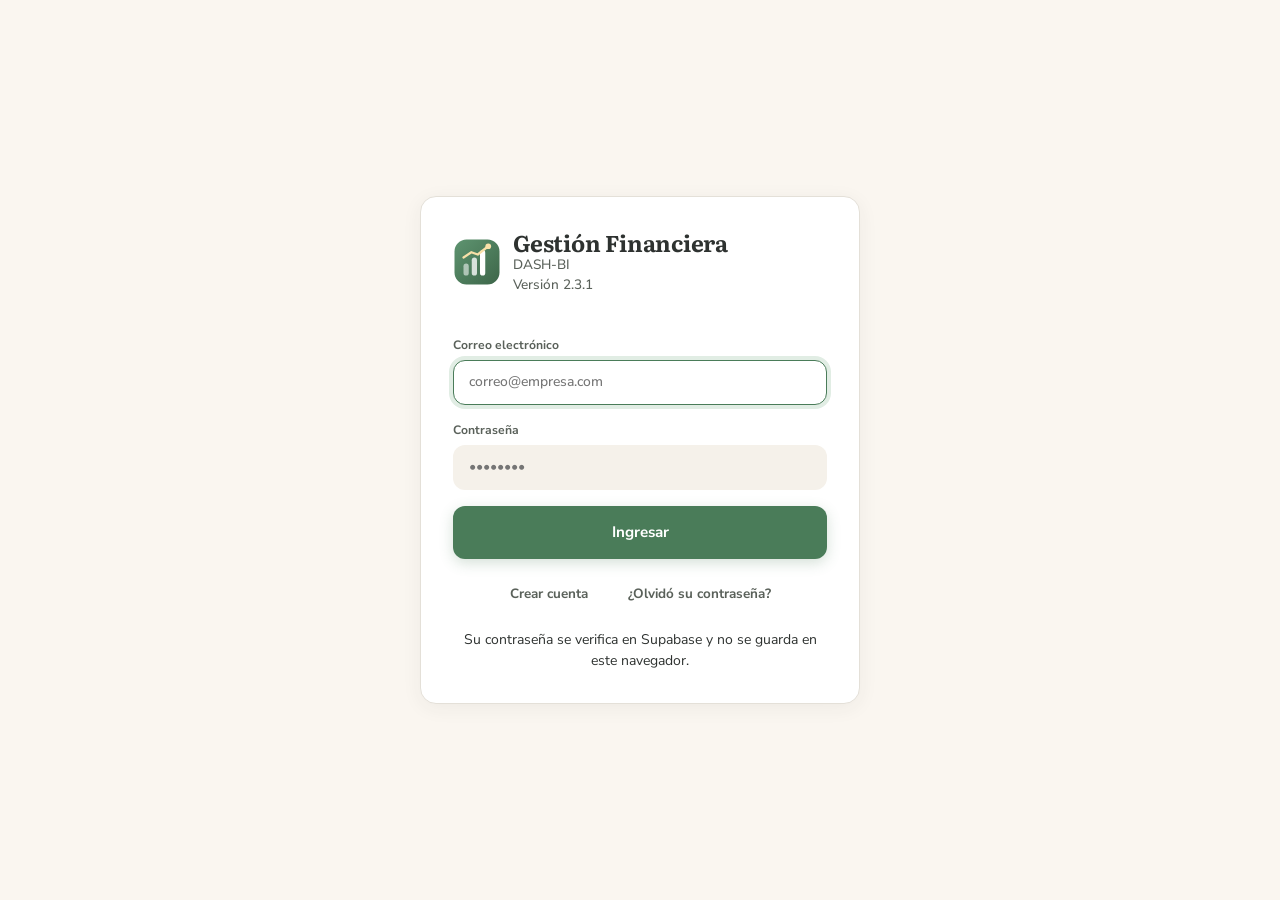
<file: index.html>
<!DOCTYPE html>
<html lang="es">
<head>
    <meta charset="UTF-8">
    <meta name="viewport" content="width=device-width, initial-scale=1">
    <meta name="description" content="ERP y sistema de gestión financiera integral: inventario, facturación, cartera, estados financieros e indicadores en tiempo real.">
    <meta name="color-scheme" content="light dark">
    <title>ERP y Gestión Financiera Integral</title>

    <link rel="icon" href="assets/IMG/logo.svg" type="image/svg+xml">

    <!-- Tipografía de marca. Si no hay red, la pila del sistema definida
         en base.css la sustituye y la aplicación funciona igual. -->
    <link rel="preconnect" href="https://fonts.googleapis.com">
    <link rel="preconnect" href="https://fonts.gstatic.com" crossorigin>
    <link rel="stylesheet" href="https://fonts.googleapis.com/css2?family=JetBrains+Mono:wght@500;600&amp;family=Literata:opsz,wght@7..72,500..700&amp;family=Nunito+Sans:opsz,wght@6..12,400..800&amp;display=swap">
    <!-- Solo los íconos que usa la app: la fuente pesa unos pocos KB -->
    <link rel="stylesheet" href="https://fonts.googleapis.com/css2?family=Material+Symbols+Outlined:opsz,wght,FILL,GRAD@24,400..500,0..1,0&amp;icon_names=account_balance_wallet,apartment,badge,balance,calculate,dark_mode,forum,groups,inventory_2,light_mode,local_shipping,logout,menu,monitoring,payments,receipt_long,settings,shopping_cart,space_dashboard&amp;display=block">

    <link rel="stylesheet" href="assets/CSS/base.css?v=2.3.1">
    <link rel="stylesheet" href="assets/CSS/layout.css?v=2.3.1">
    <link rel="stylesheet" href="assets/CSS/components.css?v=2.3.1">
</head>
<body>

    <a class="visually-hidden" href="#contenido">Saltar al contenido principal</a>

    <div id="app" role="application" aria-label="Sistema de gestión financiera"></div>

    <noscript>
        <div style="max-width:640px;margin:64px auto;padding:24px;border:1px solid #dde3ed;border-radius:16px;font-family:system-ui,sans-serif">
            <h1 style="margin:0 0 12px">JavaScript está desactivado</h1>
            <p style="margin:0;color:#5b6779">
                Esta aplicación calcula inventario, cartera y estados financieros en el navegador.
                Active JavaScript para poder utilizarla.
            </p>
        </div>
    </noscript>

    <!-- Capa base: utilidades, datos y componentes -->
    <!-- Datos de la empresa publicados con esta versión (publicar_datos.py) -->
    <script src="assets/JS/datos-publicados.js?v=2.3.1"></script>
    <script src="assets/JS/util.js?v=2.3.1"></script>
    <script src="assets/JS/db.js?v=2.3.1"></script>
    <script src="assets/JS/ui.js?v=2.3.1"></script>
    <script src="assets/JS/charts.js?v=2.3.1"></script>
    <script src="assets/JS/pdf.js?v=2.3.1"></script>
    <script src="assets/JS/xlsx.js?v=2.3.1"></script>
    <script src="assets/JS/pdfreader.js?v=2.3.1"></script>
    <script src="assets/JS/lines.js?v=2.3.1"></script>
    <script src="assets/JS/auth.js?v=2.3.1"></script>
    <script src="assets/JS/nube.js?v=2.3.1"></script>

    <!-- Módulos de negocio -->
    <script src="assets/JS/contacts.js?v=2.3.1"></script>
    <script src="assets/JS/inventory.js?v=2.3.1"></script>
    <script src="assets/JS/purchases.js?v=2.3.1"></script>
    <script src="assets/JS/billing.js?v=2.3.1"></script>
    <script src="assets/JS/importer.js?v=2.3.1"></script>

    <!-- Análisis: el motor financiero debe cargarse antes del tablero -->
    <script src="assets/JS/financials.js?v=2.3.1"></script>
    <script src="assets/JS/dashboard.js?v=2.3.1"></script>
    <script src="assets/JS/tools.js?v=2.3.1"></script>
    <script src="assets/JS/payroll.js?v=2.3.1"></script>

    <!-- Arranque -->
    <script src="assets/JS/copiloto.js?v=2.3.1"></script>
    <script src="assets/JS/app.js?v=2.3.1"></script>

</body>
</html>
</file>
<file: assets/CSS/base.css>
/* ============================================================
   base.css — Reset, tokens de tema, tipografía y utilidades
   Piel "Terra" (diseños de Stitch en .design/stitch_erp_financiero_colombiano):
   verde bosque, crema cálido, ámbar y terracota; esquinas de 12 px
   y sombras muy suaves. La tipografía se pide a Google Fonts desde
   index.html; sin red, la pila del sistema la sustituye sin romper nada.
   ============================================================ */

:root {
    color-scheme: light;

    --font-sans: "Nunito Sans", "Segoe UI Variable Text", "Segoe UI", system-ui,
                 -apple-system, "Helvetica Neue", Arial, sans-serif;
    --font-display: "Literata", Georgia, "Times New Roman", serif;
    --font-mono: "JetBrains Mono", "Cascadia Mono", Consolas, "SF Mono", monospace;

    /* Superficies: crema cálido en capas, nunca blanco clínico de fondo */
    --bg: #faf6f0;
    --bg-accent: none;
    --surface: #ffffff;
    --surface-2: #f5f1ea;
    --surface-glass: rgba(255, 255, 255, 0.86);
    --border: #e4e0d8;
    --border-strong: #d4ccbf;

    /* Texto: grises con matiz cálido */
    --text: #2e3230;
    --text-muted: #5a615a;
    --text-soft: #6b6358;
    --text-invert: #ffffff;

    /* Marca */
    --primary: #4a7c59;
    --primary-hover: #3d6649;
    --primary-soft: #e1ede4;
    --on-primary: #ffffff;       /* texto sobre el color primario */
    --accent: #e1ede4;           /* realce suave: acciones cortas y selección */
    --accent-hover: #c8e8d0;
    --accent-ink: #1b4d2e;       /* texto legible sobre el realce */
    --night: #3d6649;            /* tarjeta destacada de marca */
    --night-2: #4a7c59;

    /* Estados */
    --success: #2a6038;
    --success-soft: #e1ede4;
    --danger: #a8402f;
    --danger-solid: #c05646;
    --danger-soft: #fbeae7;
    --warning: #7a5410;
    --warning-soft: #fef3c7;
    --info: #3f6674;
    --info-soft: #e6eff1;

    /* Series de gráficos: tierra y bosque, legibles sobre crema y blanco.
       c1 = ingresos y marca, c2 = favorable, c6 = costos y desfavorable. */
    --c1: #4a7c59;
    --c2: #5e9470;
    --c3: #c49a3c;
    --c4: #8a6d3b;
    --c5: #5f8290;
    --c6: #c05646;
    --c7: #9aa095;
    --c8: #d97706;

    /* Formas */
    --r-sm: 8px;
    --r-md: 12px;
    --r-lg: 12px;
    --r-xl: 16px;
    --r-pill: 999px;
    --shadow-sm: 0 1px 2px rgba(46, 50, 48, 0.05);
    --shadow-md: 0 4px 20px rgba(46, 50, 48, 0.06);
    --shadow-lg: 0 18px 48px rgba(46, 50, 48, 0.12);
    --shadow-primary: 0 4px 14px rgba(74, 124, 89, 0.24);

    /* Espaciado consistente */
    --sp-1: 4px;
    --sp-2: 8px;
    --sp-3: 12px;
    --sp-4: 16px;
    --sp-5: 24px;
    --sp-6: 32px;
    --sp-7: 48px;

    --sidebar-w: 262px;
    --sidebar-w-collapsed: 76px;
    --topbar-h: 72px;
}

[data-theme="dark"] {
    color-scheme: dark;

    --bg: #151816;
    --bg-accent: none;
    --surface: #1e2220;
    --surface-2: #252a27;
    --surface-glass: rgba(30, 34, 32, 0.86);
    --border: #313833;
    --border-strong: #414a44;

    --text: #eceae4;
    --text-muted: #bcc2b8;
    --text-soft: #a3a99e;

    --primary: #8ecf9e;
    --primary-hover: #a8dcb4;
    --primary-soft: #243529;
    --on-primary: #0f2417;
    --accent: #2a4031;
    --accent-hover: #335040;
    --accent-ink: #c8e8d0;
    --night: #1b4d2e;
    --night-2: #2a6038;

    --success: #8ecf9e;
    --success-soft: #1f3326;
    --danger: #f0a393;
    --danger-solid: #c05646;
    --danger-soft: #3a231f;
    --warning: #e8c67e;
    --warning-soft: #3a2f1a;
    --info: #9cc3cf;
    --info-soft: #1d2d31;

    --c1: #8ecf9e;
    --c2: #6fb383;
    --c3: #dcc48e;
    --c4: #c4a66a;
    --c5: #8fb5c2;
    --c6: #e08a7a;
    --c7: #9aa095;
    --c8: #f0a55a;

    --shadow-sm: 0 1px 2px rgba(0, 0, 0, 0.4);
    --shadow-md: 0 6px 22px rgba(0, 0, 0, 0.4);
    --shadow-lg: 0 20px 54px rgba(0, 0, 0, 0.55);
    --shadow-primary: 0 4px 14px rgba(0, 0, 0, 0.35);
}

/* ---------- Reset ---------- */

*,
*::before,
*::after {
    box-sizing: border-box;
}

html,
body {
    height: 100%;
}

body {
    margin: 0;
    font-family: var(--font-sans);
    font-size: 14px;
    line-height: 1.5;
    color: var(--text);
    background-color: var(--bg);
    background-image: var(--bg-accent);
    background-attachment: fixed;
    -webkit-font-smoothing: antialiased;
}

h1, h2, h3, h4, h5, h6, p, figure {
    margin: 0;
}

h1, h2, h3 {
    font-family: var(--font-display);
    letter-spacing: -0.01em;
}

h1 { font-size: 1.72rem; line-height: 1.15; font-weight: 700; }
h2 { font-size: 1.06rem; line-height: 1.3; font-weight: 700; }
h3 { font-size: 1rem; font-weight: 700; }
h4 { font-size: 0.9rem; font-weight: 700; }

ul, ol {
    margin: 0;
    padding: 0;
    list-style: none;
}

img, svg {
    max-width: 100%;
}

button, input, select, textarea {
    font: inherit;
    color: inherit;
}

a {
    color: var(--primary);
    text-decoration: none;
}

a:hover {
    color: var(--primary-hover);
    text-decoration: underline;
}

/* Foco visible y consistente en toda la aplicación (accesibilidad) */
:focus-visible {
    outline: 2px solid var(--primary);
    outline-offset: 2px;
    border-radius: var(--r-sm);
}

::-webkit-scrollbar { width: 10px; height: 10px; }
::-webkit-scrollbar-track { background: transparent; }
::-webkit-scrollbar-thumb {
    background: var(--border-strong);
    border-radius: 999px;
    border: 2px solid transparent;
    background-clip: content-box;
}

/* ---------- Utilidades ---------- */

.visually-hidden {
    position: absolute;
    width: 1px;
    height: 1px;
    margin: -1px;
    padding: 0;
    overflow: hidden;
    clip: rect(0 0 0 0);
    white-space: nowrap;
    border: 0;
}

.is-hidden { display: none !important; }

.text-muted { color: var(--text-muted); }
.text-soft { color: var(--text-soft); }
.text-right { text-align: right; }
.text-center { text-align: center; }
.num { font-variant-numeric: tabular-nums; }
.pos { color: var(--success); }
.neg { color: var(--danger); }
.strong { font-weight: 700; }

.row { display: flex; align-items: center; gap: var(--sp-3); }
.row-between { display: flex; align-items: center; justify-content: space-between; gap: var(--sp-3); }
.row-wrap { flex-wrap: wrap; }
.stack { display: flex; flex-direction: column; gap: var(--sp-4); }
.stack-sm { display: flex; flex-direction: column; gap: var(--sp-2); }
.grow { flex: 1 1 auto; min-width: 0; }

@media (prefers-reduced-motion: reduce) {
    *,
    *::before,
    *::after {
        animation-duration: 0.001ms !important;
        transition-duration: 0.001ms !important;
    }
}
</file>
<file: assets/CSS/layout.css>
/* ============================================================
   layout.css — Login, sidebar colapsable, topbar y rejillas
   ============================================================ */

/* ---------- Pantalla de acceso ---------- */

.login-screen {
    min-height: 100vh;
    display: grid;
    place-items: center;
    padding: var(--sp-5);
    background: var(--bg);
    position: relative;
    overflow: hidden;
}

.login-card {
    position: relative;
    z-index: 1;
    width: min(440px, 100%);
    background: var(--surface);
    border: 1px solid var(--border);
    border-radius: var(--r-xl);
    box-shadow: var(--shadow-md);
    padding: var(--sp-6);
}

.login-brand {
    display: flex;
    align-items: center;
    gap: var(--sp-3);
    margin-bottom: var(--sp-5);
}

.login-brand img { width: 48px; height: 48px; border-radius: 16px; }
.login-brand h1 { font-size: 1.42rem; }
.login-brand p { color: var(--text-muted); font-size: 0.85rem; font-weight: 500; }

.login-card .btn { width: 100%; padding: 15px 22px; font-size: 0.95rem; }

/* Los enlaces de la tarjeta de acceso (crear cuenta, recuperar) no son
   acciones principales: no ocupan todo el ancho. */
.login-card .btn-sm { width: auto; padding: 9px 14px; font-size: 0.84rem; }
.login-card .row { justify-content: center; }
.login-card > .hint { display: block; margin-top: var(--sp-4); text-align: center; }

/* ---------- Estructura principal ---------- */

.app-shell {
    display: grid;
    grid-template-columns: var(--sidebar-w) 1fr;
    grid-template-rows: 100vh;
    transition: grid-template-columns 0.22s ease;
}

.app-shell.is-collapsed {
    grid-template-columns: var(--sidebar-w-collapsed) 1fr;
}

/* ---------- Sidebar ---------- */

.sidebar {
    display: flex;
    flex-direction: column;
    min-height: 0;
    background: var(--surface-2);
    border-right: 1px solid var(--border);
    overflow: hidden;
}

.sidebar-head {
    display: flex;
    align-items: center;
    gap: var(--sp-3);
    height: var(--topbar-h);
    padding: 0 var(--sp-4);
    border-bottom: 1px solid var(--border);
    flex: 0 0 auto;
}

.sidebar-head img { width: 36px; height: 36px; border-radius: 12px; flex: 0 0 auto; }

.sidebar-title { font-family: var(--font-display); font-weight: 700; font-size: 0.98rem; white-space: nowrap; color: var(--primary-hover); }
.sidebar-title span { display: block; font-family: var(--font-sans); font-weight: 600; font-size: 0.7rem; color: var(--text-soft); }
.sidebar-title .sidebar-version { font-size: 0.62rem; font-weight: 700; letter-spacing: 0.08em; color: var(--text-soft); }

.sidebar-nav {
    flex: 1 1 auto;
    min-height: 0;
    overflow-y: auto;
    padding: var(--sp-4) var(--sp-3) var(--sp-5);
}

.sidebar-nav::-webkit-scrollbar-thumb { background: var(--border-strong); }

.nav-group-label {
    padding: var(--sp-4) var(--sp-3) var(--sp-2);
    font-size: 0.63rem;
    font-weight: 800;
    letter-spacing: 0.12em;
    text-transform: uppercase;
    color: var(--text-soft);
    white-space: nowrap;
}

.nav-item {
    display: flex;
    align-items: center;
    gap: var(--sp-3);
    width: 100%;
    padding: 11px var(--sp-4);
    margin-bottom: 3px;
    border: 0;
    border-radius: var(--r-md);
    background: transparent;
    color: var(--text-muted);
    font-size: 0.87rem;
    font-weight: 500;
    text-align: left;
    cursor: pointer;
    transition: background 0.15s ease, color 0.15s ease;
}

.nav-item:hover { background: var(--primary-soft); color: var(--text); }

.nav-item[aria-current="page"] {
    background: var(--primary);
    color: var(--on-primary);
    font-weight: 700;
    box-shadow: var(--shadow-primary);
}

.nav-item .nav-icon {
    flex: 0 0 22px;
    display: grid;
    place-items: center;
    font-size: 1rem;
    line-height: 1;
}

.nav-item .nav-label { white-space: nowrap; overflow: hidden; text-overflow: ellipsis; }

.nav-badge {
    margin-left: auto;
    padding: 2px 9px;
    border-radius: 999px;
    background: var(--danger-solid);
    color: #ffffff;
    font-size: 0.68rem;
    font-weight: 800;
}

.nav-item[aria-current="page"] .nav-badge { background: var(--surface); color: var(--primary-hover); }

.app-shell.is-collapsed .sidebar-title,
.app-shell.is-collapsed .nav-label,
.app-shell.is-collapsed .nav-group-label,
.app-shell.is-collapsed .nav-badge {
    display: none;
}

.app-shell.is-collapsed .nav-item { justify-content: center; padding: 12px 0; }
.app-shell.is-collapsed .sidebar-head { justify-content: center; padding: 0; }

/* ---------- Barra superior ---------- */

.main-area {
    display: flex;
    flex-direction: column;
    min-width: 0;
    min-height: 0;
}

.topbar {
    display: flex;
    align-items: center;
    gap: var(--sp-3);
    height: var(--topbar-h);
    flex: 0 0 auto;
    padding: 0 var(--sp-5);
    background: var(--bg);
    border-bottom: 1px solid var(--border);
}

.topbar h1 { font-size: 1.12rem; font-weight: 700; }
.topbar .topbar-sub { font-size: 0.75rem; color: var(--text-soft); font-weight: 500; }

.topbar-spacer { flex: 1 1 auto; }

.user-chip {
    display: flex;
    align-items: center;
    gap: var(--sp-2);
    padding: 5px 14px 5px 5px;
    border: 1px solid var(--border);
    border-radius: var(--r-pill);
    background: var(--surface);
}

.avatar {
    width: 34px;
    height: 34px;
    display: grid;
    place-items: center;
    border-radius: 50%;
    background: var(--primary);
    color: var(--on-primary);
    font-size: 0.76rem;
    font-weight: 800;
    border: 2px solid var(--primary-soft);
}

.user-chip .user-name { font-size: 0.82rem; font-weight: 700; line-height: 1.15; }
.user-chip .user-role { font-size: 0.68rem; color: var(--text-soft); line-height: 1.15; font-weight: 500; }

.view-scroll {
    flex: 1 1 auto;
    min-height: 0;
    overflow-y: auto;
    padding: var(--sp-5);
}

.view { display: flex; flex-direction: column; gap: var(--sp-5); }

.view-head { display: flex; align-items: flex-start; gap: var(--sp-4); flex-wrap: wrap; }
.view-head .grow p { color: var(--text-muted); font-size: 0.87rem; margin-top: 4px; font-weight: 500; }

/* ---------- Rejillas ---------- */

.grid-kpi {
    display: grid;
    grid-template-columns: repeat(auto-fit, minmax(215px, 1fr));
    gap: var(--sp-4);
}

.grid-2 {
    display: grid;
    grid-template-columns: repeat(auto-fit, minmax(340px, 1fr));
    gap: var(--sp-4);
}

.grid-3 {
    display: grid;
    grid-template-columns: repeat(auto-fit, minmax(250px, 1fr));
    gap: var(--sp-4);
}

.grid-form {
    display: grid;
    grid-template-columns: repeat(auto-fit, minmax(190px, 1fr));
    gap: var(--sp-4);
}

.span-full { grid-column: 1 / -1; }

/* ---------- Responsive ---------- */

@media (max-width: 1080px) {
    .grid-kpi { grid-template-columns: repeat(auto-fit, minmax(180px, 1fr)); }
}

@media (max-width: 860px) {
    .app-shell,
    .app-shell.is-collapsed {
        grid-template-columns: 1fr;
    }

    .sidebar {
        position: fixed;
        z-index: 60;
        inset: 0 auto 0 0;
        width: min(280px, 84vw);
        transform: translateX(-102%);
        transition: transform 0.22s ease;
        box-shadow: var(--shadow-lg);
    }

    .app-shell.is-drawer-open .sidebar { transform: translateX(0); }

    .app-shell.is-collapsed .sidebar-title,
    .app-shell.is-collapsed .nav-label,
    .app-shell.is-collapsed .nav-group-label,
    .app-shell.is-collapsed .nav-badge { display: revert; }

    .app-shell.is-collapsed .nav-item { justify-content: flex-start; padding: 11px var(--sp-4); }
    .app-shell.is-collapsed .sidebar-head { justify-content: flex-start; padding: 0 var(--sp-4); }

    .scrim {
        position: fixed;
        inset: 0;
        z-index: 55;
        background: rgba(46, 50, 48, 0.45);
        backdrop-filter: blur(3px);
    }

    .topbar { padding: 0 var(--sp-4); }
    .view-scroll { padding: var(--sp-4); }
    .user-chip .user-name,
    .user-chip .user-role { display: none; }
    .user-chip { padding: 4px; }
}

@media (max-width: 560px) {
    .topbar h1 { font-size: 1rem; }
    .topbar .topbar-sub { display: none; }
    .grid-kpi { grid-template-columns: repeat(auto-fit, minmax(148px, 1fr)); gap: var(--sp-3); }
    .grid-2, .grid-3 { grid-template-columns: 1fr; }
    .view-scroll { padding: var(--sp-3); }
    .view { gap: var(--sp-4); }
    .login-card { padding: var(--sp-5); }
}
</file>
<file: assets/CSS/components.css>
/* ============================================================
   components.css — Tarjetas, KPIs, formularios, tablas,
   modales, toasts, gráficos SVG y estados de interfaz
   ============================================================ */

/* ---------- Tarjeta ---------- */

.card {
    background: var(--surface);
    border: 1px solid var(--border);
    border-radius: var(--r-xl);
    box-shadow: var(--shadow-sm);
    overflow: hidden;
}

.card-head {
    display: flex;
    align-items: center;
    gap: var(--sp-3);
    padding: var(--sp-4) var(--sp-5);
    border-bottom: 1px solid var(--border);
    flex-wrap: wrap;
}

.card-head h2,
.card-head h3 { font-size: 1rem; font-weight: 700; }
.card-head p { font-size: 0.78rem; color: var(--text-muted); font-weight: 500; }

.card-body { padding: var(--sp-5); }
.card-body.flush { padding: 0; }

.card-foot {
    padding: var(--sp-4) var(--sp-5);
    border-top: 1px solid var(--border);
    background: var(--surface-2);
}

/* ---------- KPI ---------- */

.kpi {
    position: relative;
    padding: var(--sp-4) var(--sp-5);
    background: var(--surface);
    border: 1px solid var(--border);
    border-radius: var(--r-lg);
    box-shadow: var(--shadow-sm);
    display: flex;
    flex-direction: column;
    gap: 5px;
    overflow: hidden;
}

/* Punto de color en lugar del antiguo filo lateral */
.kpi::before {
    content: "";
    position: absolute;
    top: 20px;
    left: var(--sp-5);
    width: 8px;
    height: 8px;
    border-radius: 999px;
    background: var(--kpi-accent, var(--primary));
}

.kpi-label {
    font-size: 0.7rem;
    font-weight: 800;
    color: var(--text-muted);
    text-transform: uppercase;
    letter-spacing: 0.06em;
    padding-left: 16px;
}

.kpi-value {
    font-family: var(--font-mono);
    font-size: 1.5rem;
    font-weight: 600;
    letter-spacing: -0.04em;
    font-variant-numeric: tabular-nums;
    word-break: break-word;
    line-height: 1.15;
}

.kpi-context { font-size: 0.75rem; color: var(--text-soft); font-weight: 500; }

/* La primera tarjeta de cada fila de KPIs manda la jerarquía: tarjeta verde de marca */
.grid-kpi > .kpi:first-child {
    background: linear-gradient(150deg, var(--night-2) 0%, var(--night) 100%);
    border-color: transparent;
    color: #ffffff;
}

.grid-kpi > .kpi:first-child::before { background: #f8e0a8; }
.grid-kpi > .kpi:first-child .kpi-label { color: rgba(255, 255, 255, 0.82); }
.grid-kpi > .kpi:first-child .kpi-context { color: rgba(255, 255, 255, 0.78); }

/* ---------- Botones ---------- */

.btn {
    display: inline-flex;
    align-items: center;
    justify-content: center;
    gap: var(--sp-2);
    padding: 11px 22px;
    border: 0;
    border-radius: var(--r-md);
    background: var(--primary);
    color: var(--on-primary);
    font-size: 0.85rem;
    font-weight: 700;
    cursor: pointer;
    white-space: nowrap;
    box-shadow: var(--shadow-primary);
    transition: background 0.15s ease, transform 0.12s ease, box-shadow 0.15s ease;
}

.btn:hover { background: var(--primary-hover); transform: translateY(-1px); }

/* En tema oscuro el verde se aclara para separarse del fondo y el texto
   de los botones pasa a verde muy oscuro para conservar el contraste. */
[data-theme="dark"] .btn { color: var(--on-primary); }
[data-theme="dark"] .btn-secondary { color: var(--primary); }
[data-theme="dark"] .btn-ghost { color: var(--text-muted); }
[data-theme="dark"] .btn-danger { color: #ffffff; }
[data-theme="dark"] .segmented button[aria-pressed="true"],
[data-theme="dark"] .tabs button[aria-selected="true"] { color: var(--on-primary); }
.btn:active { transform: none; }
.btn:disabled { opacity: 0.45; cursor: not-allowed; box-shadow: none; transform: none; }

/* Secundario Terra: fondo crema, texto verde y borde fino */
.btn-secondary {
    background: var(--surface);
    color: var(--primary-hover);
    border: 1px solid var(--border-strong);
    box-shadow: none;
}
.btn-secondary:hover { background: var(--primary-soft); color: var(--primary-hover); }

.btn-ghost { background: transparent; color: var(--text-muted); box-shadow: none; }
.btn-ghost:hover { background: var(--surface-2); color: var(--text); transform: none; }

.btn-danger { background: var(--danger-solid); box-shadow: 0 4px 14px rgba(192, 86, 70, 0.24); }
.btn-danger:hover { background: var(--danger-solid); filter: brightness(0.94); }

/* Acciones cortas de fila (Abonar, Liquidar, Pagar): verde suave.
   El verde sólido queda para las acciones que crean un documento. */
.btn.btn-sm:not(.btn-secondary):not(.btn-ghost):not(.btn-danger) {
    background: var(--accent);
    color: var(--accent-ink);
    box-shadow: none;
}
.btn.btn-sm:not(.btn-secondary):not(.btn-ghost):not(.btn-danger):hover {
    background: var(--accent-hover);
    color: var(--accent-ink);
}

.btn-sm { padding: 7px 14px; font-size: 0.78rem; }
.btn-icon { padding: 7px; width: 36px; height: 36px; }

.icon-btn {
    display: inline-grid;
    place-items: center;
    width: 38px;
    height: 38px;
    border: 1px solid var(--border);
    border-radius: var(--r-md);
    background: var(--surface);
    color: var(--text-muted);
    font-size: 1rem;
    cursor: pointer;
    flex: 0 0 auto;
    transition: background 0.15s ease, color 0.15s ease;
}
.icon-btn:hover { background: var(--primary-soft); color: var(--primary); }

/* ---------- Formularios ---------- */

.field { display: flex; flex-direction: column; gap: 6px; min-width: 0; }

.field > label {
    font-size: 0.76rem;
    font-weight: 700;
    color: var(--text-muted);
}

.field .hint { font-size: 0.72rem; color: var(--text-soft); font-weight: 500; }
.field .error-text { font-size: 0.72rem; color: var(--danger); font-weight: 700; }

.input,
.select,
.textarea {
    width: 100%;
    padding: 11px 15px;
    border: 1.5px solid transparent;
    border-radius: var(--r-md);
    background: var(--surface-2);
    color: var(--text);
    font-size: 0.87rem;
    font-weight: 500;
    transition: border-color 0.15s ease, box-shadow 0.15s ease, background 0.15s ease;
}

.input:focus,
.select:focus,
.textarea:focus {
    border-color: var(--primary);
    background: var(--surface);
    outline: none;
    box-shadow: 0 0 0 4px var(--primary-soft);
}

.input[aria-invalid="true"] { border-color: var(--danger); }

.input.num-input { text-align: right; font-variant-numeric: tabular-nums; }

.textarea { min-height: 82px; resize: vertical; }

fieldset {
    border: 1px solid var(--border);
    border-radius: var(--r-lg);
    padding: var(--sp-4);
    margin: 0;
}

legend { padding: 0 var(--sp-2); font-size: 0.76rem; font-weight: 800; color: var(--text-muted); }

.check {
    display: inline-flex;
    align-items: center;
    gap: var(--sp-2);
    font-size: 0.85rem;
    font-weight: 500;
    cursor: pointer;
}
.check input { width: 17px; height: 17px; accent-color: var(--primary); }

/* Matriz de permisos por rol: una columna de casillas por rol */
.permisos-rol .col-rol { text-align: center; width: 128px; }
.permisos-rol input[type="checkbox"] { width: 18px; height: 18px; accent-color: var(--primary); cursor: pointer; vertical-align: middle; }
.permisos-rol input[type="checkbox"]:disabled { cursor: not-allowed; opacity: 0.55; }

/* En móvil la columna del administrador (siempre todo, no editable) sobra:
   se oculta para que las casillas de Contador y Vendedor quepan sin desplazar. */
@media (max-width: 560px) {
    table.data.permisos-rol th,
    table.data.permisos-rol td { padding-left: 8px; padding-right: 8px; }
    table.data.permisos-rol td:first-child { white-space: normal; min-width: 118px; }
    .permisos-rol .col-rol { width: auto; }
    .permisos-rol .col-admin { display: none; }
}

/* Grupo de opciones tipo segmento */
.segmented {
    display: inline-flex;
    padding: 4px;
    gap: 3px;
    background: var(--surface-2);
    border-radius: var(--r-pill);
    flex-wrap: wrap;
}

.segmented button {
    padding: 7px 16px;
    border: 0;
    border-radius: var(--r-pill);
    background: transparent;
    color: var(--text-muted);
    font-size: 0.8rem;
    font-weight: 700;
    cursor: pointer;
}

.segmented button[aria-pressed="true"] {
    background: var(--primary);
    color: #ffffff;
}

/* ---------- Barra de filtros ---------- */

.filters {
    display: flex;
    align-items: flex-end;
    gap: var(--sp-3);
    flex-wrap: wrap;
    padding: var(--sp-4);
    background: var(--surface);
    border: 0;
    border-radius: var(--r-xl);
    box-shadow: var(--shadow-sm);
}

.filters .field { flex: 1 1 160px; }

.filter-status {
    display: flex;
    align-items: center;
    gap: var(--sp-2);
    flex-wrap: wrap;
    font-size: 0.78rem;
    color: var(--text-muted);
    font-weight: 600;
}

.chip {
    display: inline-flex;
    align-items: center;
    gap: 6px;
    padding: 5px 13px;
    border-radius: var(--r-pill);
    background: var(--primary-soft);
    color: var(--primary);
    font-size: 0.75rem;
    font-weight: 700;
}

/* ---------- Tablas ---------- */

.table-wrap { width: 100%; overflow-x: auto; }

table.data {
    width: 100%;
    border-collapse: collapse;
    font-size: 0.85rem;
}

table.data caption {
    text-align: left;
    padding: var(--sp-3) var(--sp-5);
    font-size: 0.78rem;
    color: var(--text-muted);
}

table.data th,
table.data td {
    padding: 12px var(--sp-4);
    text-align: left;
    border-bottom: 1px solid var(--border);
    white-space: nowrap;
}

table.data thead th {
    position: sticky;
    top: 0;
    z-index: 1;
    background: var(--surface-2);
    font-size: 0.68rem;
    font-weight: 800;
    text-transform: uppercase;
    letter-spacing: 0.07em;
    color: var(--text-muted);
    border-bottom: 0;
}

table.data thead th.sortable { cursor: pointer; user-select: none; }
table.data thead th.sortable:hover { color: var(--primary); }
table.data thead th .sort-mark { margin-left: 4px; font-size: 0.7rem; }

table.data tbody tr { transition: background 0.12s ease; }
table.data tbody tr:hover { background: var(--surface-2); }
table.data tbody tr:last-child td { border-bottom: 0; }
table.data tbody td { font-weight: 500; }

table.data td.num,
table.data th.num { text-align: right; font-variant-numeric: tabular-nums; }
table.data tbody td.num { font-weight: 700; }

table.data tfoot td {
    background: var(--surface-2);
    font-weight: 800;
    border-top: 2px solid var(--border-strong);
    border-bottom: 0;
}

table.data td.wrap { white-space: normal; min-width: 190px; font-weight: 600; }

.table-toolbar {
    display: flex;
    align-items: center;
    gap: var(--sp-3);
    flex-wrap: wrap;
    padding: var(--sp-4);
    border-bottom: 1px solid var(--border);
}

.pager {
    display: flex;
    align-items: center;
    justify-content: space-between;
    gap: var(--sp-3);
    padding: var(--sp-4);
    border-top: 1px solid var(--border);
    font-size: 0.78rem;
    color: var(--text-soft);
    font-weight: 600;
    flex-wrap: wrap;
}

/* ---------- Etiquetas de estado ---------- */

.badge {
    display: inline-flex;
    align-items: center;
    gap: 5px;
    padding: 4px 12px;
    border-radius: var(--r-pill);
    font-size: 0.72rem;
    font-weight: 800;
    white-space: nowrap;
}

.badge-success { background: var(--success-soft); color: var(--success); }
.badge-danger  { background: var(--danger-soft);  color: var(--danger); }
.badge-warning { background: var(--warning-soft); color: var(--warning); }
.badge-info    { background: var(--info-soft);    color: var(--info); }
.badge-neutral { background: var(--surface-2);    color: var(--text-muted); }

/* ---------- Estados de interfaz ---------- */

.state {
    display: flex;
    flex-direction: column;
    align-items: center;
    gap: var(--sp-2);
    padding: var(--sp-7) var(--sp-5);
    text-align: center;
    color: var(--text-muted);
}

.state .state-icon { font-size: 1.9rem; opacity: 0.6; }
.state .state-title { font-weight: 700; color: var(--text); font-family: var(--font-display); }
.state .state-msg { font-size: 0.83rem; max-width: 42ch; font-weight: 500; }

.spinner {
    width: 28px;
    height: 28px;
    border: 3px solid var(--border-strong);
    border-top-color: var(--primary);
    border-radius: 50%;
    animation: spin 0.7s linear infinite;
}

@keyframes spin { to { transform: rotate(360deg); } }

.banner {
    display: flex;
    align-items: flex-start;
    gap: var(--sp-3);
    padding: var(--sp-4);
    border-radius: var(--r-lg);
    border: 0;
    font-size: 0.83rem;
    font-weight: 500;
}

.banner-warning { background: var(--warning-soft); color: var(--warning); }
.banner-danger  { background: var(--danger-soft);  color: var(--danger); }
.banner-info    { background: var(--info-soft);    color: var(--info); }
.banner-success { background: var(--success-soft); color: var(--success); }
.banner strong { display: block; font-weight: 800; }

/* ---------- Toasts ---------- */

.toast-stack {
    position: fixed;
    z-index: 200;
    right: var(--sp-5);
    bottom: var(--sp-5);
    display: flex;
    flex-direction: column;
    gap: var(--sp-2);
    max-width: min(380px, calc(100vw - 32px));
}

.toast {
    display: flex;
    align-items: flex-start;
    gap: var(--sp-3);
    padding: var(--sp-4);
    border-radius: var(--r-lg);
    border: 0;
    border-left: 5px solid var(--border);
    background: var(--surface);
    box-shadow: var(--shadow-lg);
    animation: toast-in 0.2s ease;
}

.toast-success { border-left-color: var(--success); }
.toast-error   { border-left-color: var(--danger-solid); }
.toast-warning { border-left-color: var(--c3); }
.toast-info    { border-left-color: var(--primary); }

.toast .toast-title { font-weight: 800; font-size: 0.85rem; }
.toast .toast-msg { font-size: 0.8rem; color: var(--text-muted); font-weight: 500; }

@keyframes toast-in {
    from { opacity: 0; transform: translateY(12px) scale(0.98); }
    to { opacity: 1; transform: none; }
}

/* ---------- Modales ---------- */

.modal-backdrop {
    position: fixed;
    inset: 0;
    z-index: 150;
    display: grid;
    place-items: center;
    padding: var(--sp-4);
    background: rgba(46, 50, 48, 0.45);
    backdrop-filter: blur(4px);
    -webkit-backdrop-filter: blur(4px);
    overflow-y: auto;
}

.modal {
    width: min(680px, 100%);
    max-height: calc(100vh - 48px);
    display: flex;
    flex-direction: column;
    background: var(--surface);
    border: 0;
    border-radius: var(--r-xl);
    box-shadow: var(--shadow-lg);
    animation: modal-in 0.18s ease;
}

.modal.modal-wide { width: min(980px, 100%); }
.modal.modal-sm { width: min(430px, 100%); }

@keyframes modal-in {
    from { opacity: 0; transform: translateY(14px) scale(0.985); }
    to { opacity: 1; transform: none; }
}

.modal-head {
    display: flex;
    align-items: center;
    gap: var(--sp-3);
    padding: var(--sp-5) var(--sp-5) var(--sp-4);
    border-bottom: 1px solid var(--border);
    flex: 0 0 auto;
}

.modal-head h2 { font-size: 1.12rem; }
.modal-head p { font-size: 0.78rem; color: var(--text-muted); font-weight: 500; }

.modal-body {
    padding: var(--sp-5);
    overflow-y: auto;
    flex: 1 1 auto;
    min-height: 0;
}

.modal-foot {
    display: flex;
    align-items: center;
    justify-content: flex-end;
    gap: var(--sp-3);
    padding: var(--sp-4) var(--sp-5);
    border-top: 1px solid var(--border);
    background: var(--surface-2);
    flex: 0 0 auto;
    flex-wrap: wrap;
}

.modal-foot .grow { text-align: left; }

/* ---------- Líneas de totales ---------- */

.totals { display: grid; gap: 7px; margin-left: auto; width: min(320px, 100%); }

.totals-line {
    display: flex;
    justify-content: space-between;
    gap: var(--sp-4);
    font-size: 0.85rem;
    font-weight: 600;
    font-variant-numeric: tabular-nums;
}

.totals-line.total {
    padding-top: 8px;
    border-top: 2px solid var(--border-strong);
    font-size: 1.05rem;
    font-weight: 800;
    font-family: var(--font-display);
}

/* ---------- Gráficos SVG ---------- */

.chart {
    position: relative;
    width: 100%;
}

.chart svg { display: block; width: 100%; height: auto; overflow: visible; }

.chart .axis-line { stroke: var(--border-strong); stroke-width: 1; }
.chart .grid-line { stroke: var(--border); stroke-width: 1; stroke-dasharray: 3 5; }
.chart .axis-text { fill: var(--text-soft); font-size: 10px; font-family: var(--font-sans); font-weight: 600; }
.chart .series-line { fill: none; stroke-width: 3.2; stroke-linejoin: round; stroke-linecap: round; }
.chart .series-dot { stroke: var(--surface); stroke-width: 3; }
.chart .hover-guide { stroke: var(--text-soft); stroke-width: 1; stroke-dasharray: 3 3; }
.chart .bar { transition: opacity 0.12s ease; }
.chart .bar:hover, .chart .slice:hover { opacity: 0.78; cursor: pointer; }
.chart .bar-label { fill: var(--text-muted); font-size: 10px; font-family: var(--font-sans); font-weight: 700; }

.chart-tooltip {
    position: absolute;
    z-index: 5;
    min-width: 140px;
    padding: 9px 12px;
    border-radius: var(--r-md);
    border: 0;
    background: var(--surface);
    box-shadow: var(--shadow-md);
    font-size: 0.76rem;
    pointer-events: none;
    transform: translate(-50%, -110%);
}

.chart-tooltip .tt-title { font-weight: 800; margin-bottom: 4px; }
.chart-tooltip .tt-row { display: flex; align-items: center; gap: 6px; justify-content: space-between; }
.chart-tooltip .tt-key { display: flex; align-items: center; gap: 5px; color: var(--text-muted); font-weight: 500; }

.legend {
    display: flex;
    flex-wrap: wrap;
    gap: var(--sp-3);
    padding-top: var(--sp-3);
    font-size: 0.78rem;
    color: var(--text-muted);
    font-weight: 600;
}

.legend-item { display: inline-flex; align-items: center; gap: 6px; }

.swatch { width: 10px; height: 10px; border-radius: 3px; flex: 0 0 auto; }

/* ---------- Barra de progreso (presupuesto, cupos) ---------- */

.meter {
    position: relative;
    height: 8px;
    min-width: 70px;
    border-radius: 999px;
    background: var(--surface-2);
    border: 0;
    overflow: hidden;
}

.meter > span {
    display: block;
    height: 100%;
    border-radius: 999px;
    background: var(--meter-color, var(--primary));
}

/* ---------- Pestañas ---------- */

.tabs {
    display: flex;
    gap: var(--sp-1);
    padding: 5px;
    background: var(--surface);
    border-radius: var(--r-pill);
    box-shadow: var(--shadow-sm);
    overflow-x: auto;
}

.tabs button {
    padding: 10px var(--sp-5);
    border: 0;
    border-radius: var(--r-pill);
    background: transparent;
    color: var(--text-muted);
    font-size: 0.85rem;
    font-weight: 700;
    cursor: pointer;
    white-space: nowrap;
}

.tabs button:hover { color: var(--text); }
.tabs button[aria-selected="true"] { background: var(--primary); color: var(--on-primary); }

/* ---------- Tablero: diez indicadores en dos filas ---------- */

.grid-kpi.grid-kpi-5 { grid-template-columns: repeat(5, minmax(0, 1fr)); gap: 14px; }
.grid-kpi-5 .kpi { padding: var(--sp-4) 18px; }
.grid-kpi-5 .kpi::before { left: 18px; }
.grid-kpi-5 .kpi-value { font-size: clamp(1.05rem, 1.42vw, 1.4rem); }

@media (max-width: 1180px) {
    .grid-kpi.grid-kpi-5 { grid-template-columns: repeat(auto-fit, minmax(180px, 1fr)); }
}

@media (max-width: 560px) {
    .grid-kpi.grid-kpi-5 { grid-template-columns: repeat(auto-fit, minmax(148px, 1fr)); }
}

/* ---------- Acciones del encabezado de vista ---------- */

.view-actions {
    display: flex;
    align-items: center;
    gap: var(--sp-2);
    flex-wrap: wrap;
}

/* ---------- Carga de facturas PDF ---------- */

.dropzone {
    display: flex;
    flex-direction: column;
    align-items: center;
    gap: var(--sp-2);
    padding: var(--sp-6) var(--sp-5);
    border: 2px dashed var(--border-strong);
    border-radius: var(--r-lg);
    background: var(--surface-2);
    text-align: center;
    cursor: pointer;
    transition: border-color 0.15s ease, background 0.15s ease;
}

.dropzone:hover,
.dropzone:focus-visible,
.dropzone.is-over { border-color: var(--primary); background: var(--primary-soft); }

.dropzone-icon {
    width: 52px;
    height: 52px;
    display: grid;
    place-items: center;
    border-radius: 16px;
    background: var(--primary);
    color: #ffffff;
    font-size: 1.1rem;
    font-weight: 800;
}

[data-theme="dark"] .dropzone-icon { color: var(--on-primary); }

.dropzone strong { font-family: var(--font-display); font-size: 1rem; }
.dropzone p { font-size: 0.8rem; color: var(--text-muted); max-width: 46ch; }

.import-list { display: flex; flex-direction: column; gap: var(--sp-2); }

.import-row {
    display: grid;
    grid-template-columns: minmax(0, 1.5fr) minmax(0, 1.2fr) auto;
    align-items: center;
    gap: var(--sp-3);
    padding: var(--sp-3) var(--sp-4);
    border-radius: var(--r-md);
    background: var(--surface-2);
}

.import-name { font-weight: 700; overflow: hidden; text-overflow: ellipsis; white-space: nowrap; }
.import-meta { font-size: 0.76rem; color: var(--text-muted); font-weight: 500; }
.import-actions { display: flex; align-items: center; gap: var(--sp-2); flex-wrap: wrap; justify-content: flex-end; }

@media (max-width: 680px) {
    .import-row { grid-template-columns: 1fr; }
    .import-actions { justify-content: flex-start; }
}

.leido-hint {
    display: block;
    margin-top: 4px;
    font-size: 0.72rem;
    font-weight: 700;
    color: var(--warning);
}

.leido-hint.is-ok { color: var(--text-soft); font-weight: 500; }

.lectura-pdf {
    display: grid;
    grid-template-columns: repeat(auto-fit, minmax(160px, 1fr));
    gap: var(--sp-2) var(--sp-4);
}

.dato-leido {
    display: flex;
    flex-direction: column;
    gap: 2px;
    padding: var(--sp-2) var(--sp-3);
    border-radius: var(--r-sm);
    background: var(--surface);
}

.dato-leido span { font-size: 0.68rem; font-weight: 800; letter-spacing: 0.05em; text-transform: uppercase; color: var(--text-muted); }
.dato-leido strong { font-size: 0.86rem; font-variant-numeric: tabular-nums; word-break: break-word; }

.texto-extraido summary {
    cursor: pointer;
    font-size: 0.8rem;
    font-weight: 700;
    color: var(--text-muted);
}

.texto-extraido pre {
    max-height: 240px;
    overflow: auto;
    margin: var(--sp-2) 0 0;
    padding: var(--sp-3);
    border-radius: var(--r-md);
    background: var(--surface-2);
    font-family: var(--font-mono);
    font-size: 0.72rem;
    white-space: pre-wrap;
    word-break: break-word;
}

/* ---------- Listas de definición (estados financieros) ---------- */

.fin-line {
    display: flex;
    align-items: baseline;
    justify-content: space-between;
    gap: var(--sp-4);
    padding: 9px 0;
    border-bottom: 1px solid var(--border);
    font-variant-numeric: tabular-nums;
    font-weight: 600;
}

.fin-line.sub { padding-left: var(--sp-4); font-size: 0.85rem; color: var(--text-muted); font-weight: 500; }
.fin-line.total { border-bottom: 0; border-top: 2px solid var(--border-strong); font-weight: 800; margin-top: 5px; }
.fin-line.grand { font-size: 1.08rem; font-family: var(--font-display); }

@media (max-width: 560px) {
    .card-body { padding: var(--sp-4); }
    .card-head { padding: var(--sp-3) var(--sp-4); }
    .kpi { padding: var(--sp-3) var(--sp-4); }
    .kpi::before { left: var(--sp-4); top: 17px; }
    .kpi-value { font-size: 1.25rem; }
    .modal-body { padding: var(--sp-4); }
    .modal-foot { padding: var(--sp-3) var(--sp-4); }
    .modal-foot .btn { flex: 1 1 auto; }
    .toast-stack { right: var(--sp-3); left: var(--sp-3); bottom: var(--sp-3); max-width: none; }
    .totals { width: 100%; }
}


/* ---------- Tablero ejecutivo ---------- */

/* Los filtros mandan en el tablero: siguen a la vista al desplazarse. */
.dash-filtros { position: sticky; top: 0; z-index: 20; }

.kpi-hero-grid { display: grid; grid-template-columns: repeat(4, minmax(0, 1fr)); gap: var(--sp-4); }
.kpi-mini-grid { display: grid; grid-template-columns: repeat(6, minmax(0, 1fr)); gap: var(--sp-3); }

.kpi-hero { display: flex; flex-direction: column; gap: 7px; }
.kpi-hero .kpi-value { font-size: 1.85rem; }
.kpi-hero .chart-chispa { margin-top: auto; padding-top: var(--sp-3); }

.kpi-delta {
    display: flex;
    align-items: baseline;
    flex-wrap: wrap;
    gap: 5px;
    font-size: 0.78rem;
    font-weight: 800;
    font-variant-numeric: tabular-nums;
}

.kpi-delta.pos { color: var(--success); }
.kpi-delta.neg { color: var(--danger); }
.kpi-delta.neutro { color: var(--text-soft); }
.kpi-delta .kpi-delta-ref { color: var(--text-soft); font-weight: 500; font-size: 0.72rem; }

.kpi-mini { padding: 14px 18px; }
.kpi-mini::before { top: 17px; left: 18px; width: 6px; height: 6px; }
.kpi-mini .kpi-label { font-size: 0.63rem; padding-left: 13px; }
.kpi-mini .kpi-value { font-size: 1.1rem; }
.kpi-mini .kpi-context { font-size: 0.7rem; }

.chart-chispa svg { display: block; width: 100%; height: 34px; }

.dash-grid {
    display: grid;
    grid-template-columns: repeat(12, minmax(0, 1fr));
    gap: var(--sp-4);
    align-items: start;
}

.dash-grid > .span-4 { grid-column: span 4; }
.dash-grid > .span-5 { grid-column: span 5; }
.dash-grid > .span-7 { grid-column: span 7; }
.dash-grid > .span-8 { grid-column: span 8; }
.dash-grid > .span-12 { grid-column: span 12; }

@media (max-width: 1180px) {
    .kpi-hero-grid { grid-template-columns: repeat(2, minmax(0, 1fr)); }
    .kpi-mini-grid { grid-template-columns: repeat(3, minmax(0, 1fr)); }
    .dash-grid > .span-4,
    .dash-grid > .span-5,
    .dash-grid > .span-7,
    .dash-grid > .span-8 { grid-column: span 12; }
}

@media (max-width: 640px) {
    .kpi-hero-grid { grid-template-columns: 1fr; }
    .kpi-mini-grid { grid-template-columns: repeat(2, minmax(0, 1fr)); }
    .dash-filtros { position: static; }
    .kpi-hero .kpi-value { font-size: 1.6rem; }
}


/* ---------- Íconos de línea (Material Symbols) ---------- */

/* La fuente trae solo los íconos que usa la app (index.html). Sin red, el nombre
   del ícono queda recortado dentro de su caja en lugar de desbordar el menú. */
.icono {
    font-family: "Material Symbols Outlined";
    font-weight: normal;
    font-style: normal;
    font-size: 20px;
    line-height: 1;
    letter-spacing: normal;
    text-transform: none;
    white-space: nowrap;
    word-wrap: normal;
    direction: ltr;
    overflow: hidden;
    font-feature-settings: "liga";
    -webkit-font-feature-settings: "liga";
    -webkit-font-smoothing: antialiased;
    font-variation-settings: "FILL" 0, "wght" 400, "GRAD" 0, "opsz" 24;
}

.nav-item .nav-icon.icono { width: 22px; height: 22px; font-size: 21px; }
.nav-item[aria-current="page"] .nav-icon.icono { font-variation-settings: "FILL" 1, "wght" 500, "GRAD" 0, "opsz" 24; }
.icon-btn.icono { font-size: 20px; }

/* Títulos de vista y tarjetas con la serif Terra; cifras de totales en monoespaciada */
.view-head h1 { font-size: 1.85rem; font-weight: 700; color: var(--text); }
.card-head h2 { font-size: 1.05rem; }
.totals-line.total span:last-child { font-family: var(--font-mono); }

/* Objetivos táctiles de al menos 44 px */
.nav-item { min-height: 44px; }
@media (max-width: 860px) {
    .icon-btn { width: 44px; height: 44px; }
}

/* ============================================================
   Árbol de usuarios (Configuración) y organizaciones (plataforma)
   ============================================================ */

.arbol { display: flex; flex-direction: column; gap: var(--sp-4); }

.arbol-rama { display: flex; flex-direction: column; gap: var(--sp-2); }

.arbol-titulo {
    font-size: 0.68rem;
    font-weight: 800;
    letter-spacing: 0.1em;
    text-transform: uppercase;
    color: var(--text-soft);
}

.arbol-nodo {
    border: 1px solid var(--border);
    border-radius: var(--r-md);
    background: var(--surface);
    padding: var(--sp-3) var(--sp-4);
}

/* El jefe de la rama se marca con el verde de la marca. */
.arbol-nodo.es-raiz { border-left: 3px solid var(--primary); }

.arbol-nodo.sin-acceso { opacity: 0.62; }

.arbol-quien { display: flex; align-items: center; gap: var(--sp-3); flex-wrap: wrap; }

.arbol-avatar {
    flex: 0 0 34px;
    height: 34px;
    display: grid;
    place-items: center;
    border-radius: 50%;
    background: var(--primary-soft);
    color: var(--primary-hover);
    font-size: 0.72rem;
    font-weight: 800;
}

.arbol-correo { display: block; font-size: 0.78rem; color: var(--text-soft); }
.arbol-modulos { font-size: 0.75rem; color: var(--text-soft); font-variant-numeric: tabular-nums; }

/* Los subordinados cuelgan del administrador con una guía vertical. */
.arbol-hijos {
    display: flex;
    flex-direction: column;
    gap: var(--sp-2);
    margin-left: var(--sp-5);
    padding-left: var(--sp-4);
    border-left: 2px solid var(--border);
}

.org-grid {
    display: grid;
    grid-template-columns: repeat(auto-fit, minmax(330px, 1fr));
    gap: var(--sp-4);
}

.org-card {
    display: flex;
    flex-direction: column;
    gap: var(--sp-4);
    padding: var(--sp-5);
    border: 1px solid var(--border);
    border-radius: var(--r-lg);
    background: var(--surface);
    box-shadow: var(--shadow-sm);
}

.org-card.suspendida { background: var(--surface-2); border-style: dashed; }

.org-head { display: flex; align-items: flex-start; gap: var(--sp-3); }

.org-datos {
    display: grid;
    grid-template-columns: repeat(3, 1fr);
    gap: var(--sp-3);
    padding: var(--sp-3) 0;
    border-block: 1px solid var(--border);
}

.org-dato { display: flex; flex-direction: column; }
.org-dato-valor { font-family: var(--font-mono); font-size: 1.05rem; font-weight: 700; }
.org-dato-label {
    font-size: 0.66rem;
    font-weight: 700;
    letter-spacing: 0.08em;
    text-transform: uppercase;
    color: var(--text-soft);
}

.org-admins { display: flex; flex-direction: column; gap: var(--sp-2); }
.org-admins li { font-size: 0.84rem; }

@media (max-width: 560px) {
    .arbol-hijos { margin-left: var(--sp-3); padding-left: var(--sp-3); }
    .org-datos { grid-template-columns: repeat(2, 1fr); }
}

/* ============================================================
   Copiloto: lanzador flotante y cajón de conversación
   ============================================================ */

.copi-lanzador {
    position: fixed;
    right: var(--sp-5);
    bottom: var(--sp-5);
    z-index: 70;
    width: 52px;
    height: 52px;
    display: grid;
    place-items: center;
    border: 0;
    border-radius: 50%;
    background: var(--primary);
    color: var(--on-primary);
    box-shadow: var(--shadow-lg);
    cursor: pointer;
    transition: transform 0.15s ease, background 0.15s ease;
}

.copi-lanzador:hover { background: var(--primary-hover); transform: translateY(-2px); }
.copi-lanzador .icono { font-size: 24px; }

.copi-cajon {
    position: fixed;
    right: var(--sp-5);
    bottom: calc(var(--sp-5) + 64px);
    z-index: 71;
    width: min(420px, calc(100vw - var(--sp-5) * 2));
    max-height: min(640px, calc(100vh - 140px));
    display: none;
    flex-direction: column;
    background: var(--surface);
    border: 1px solid var(--border);
    border-radius: var(--r-xl);
    box-shadow: var(--shadow-lg);
    overflow: hidden;
}

.copi-cajon.abierto { display: flex; }

.copi-cabecera {
    display: flex;
    align-items: center;
    gap: var(--sp-2);
    padding: var(--sp-3) var(--sp-4);
    border-bottom: 1px solid var(--border);
    background: var(--surface-2);
}

.copi-sub { display: block; font-size: 0.72rem; color: var(--text-soft); }

.copi-historial {
    flex: 1 1 auto;
    min-height: 0;
    overflow-y: auto;
    padding: var(--sp-4);
    display: flex;
    flex-direction: column;
    gap: var(--sp-3);
}

.copi-msg {
    max-width: 92%;
    padding: var(--sp-3) var(--sp-4);
    border-radius: var(--r-md);
    font-size: 0.86rem;
    line-height: 1.55;
}

.copi-msg p { margin: 0 0 var(--sp-2); }
.copi-msg p:last-child { margin-bottom: 0; }

/* Lo que escribe la persona: alineado a la derecha, en verde de marca. */
.copi-usuario {
    align-self: flex-end;
    background: var(--primary);
    color: var(--on-primary);
    font-weight: 600;
}

.copi-copiloto {
    align-self: flex-start;
    background: var(--surface-2);
    border: 1px solid var(--border);
    width: 100%;
}

.copi-firma {
    display: block;
    font-size: 0.64rem;
    font-weight: 800;
    letter-spacing: 0.1em;
    text-transform: uppercase;
    color: var(--primary-hover);
    margin-bottom: var(--sp-2);
}

.copi-lista { margin: 0; padding-left: var(--sp-5); display: flex; flex-direction: column; gap: 4px; }

.copi-cifras {
    display: grid;
    grid-template-columns: repeat(auto-fit, minmax(140px, 1fr));
    gap: var(--sp-2);
    margin: var(--sp-2) 0;
}

.copi-cifra {
    display: flex;
    flex-direction: column;
    padding: var(--sp-2) var(--sp-3);
    background: var(--surface);
    border: 1px solid var(--border);
    border-radius: var(--r-sm);
}

.copi-cifra-label {
    font-size: 0.64rem;
    font-weight: 700;
    letter-spacing: 0.06em;
    text-transform: uppercase;
    color: var(--text-soft);
}

.copi-cifra-valor { font-family: var(--font-mono); font-size: 0.95rem; font-weight: 600; }

.copi-nota { font-size: 0.76rem; line-height: 1.5; }

.copi-acciones, .copi-chips { display: flex; flex-wrap: wrap; gap: var(--sp-2); margin-top: var(--sp-2); }

.copi-chips { padding: 0 var(--sp-4) var(--sp-2); }

.copi-chip {
    padding: 7px 12px;
    border: 1px solid var(--border);
    border-radius: var(--r-pill);
    background: var(--surface-2);
    color: var(--text-muted);
    font-size: 0.75rem;
    font-family: inherit;
    cursor: pointer;
}

.copi-chip:hover { border-color: var(--primary); color: var(--primary-hover); }

.copi-entrada {
    display: flex;
    gap: var(--sp-2);
    padding: var(--sp-3) var(--sp-4);
    border-top: 1px solid var(--border);
    background: var(--surface-2);
}

.copi-entrada .input { flex: 1 1 auto; }

.copi-msg .table-wrap { margin: var(--sp-2) 0; }
.copi-msg .data th, .copi-msg .data td { font-size: 0.78rem; padding: 6px 8px; }

@media (max-width: 560px) {
    .copi-cajon {
        right: var(--sp-3);
        left: var(--sp-3);
        bottom: calc(var(--sp-3) + 64px);
        width: auto;
        max-height: calc(100vh - 160px);
    }
    .copi-lanzador { right: var(--sp-3); bottom: var(--sp-3); width: 56px; height: 56px; }
}
</file>
